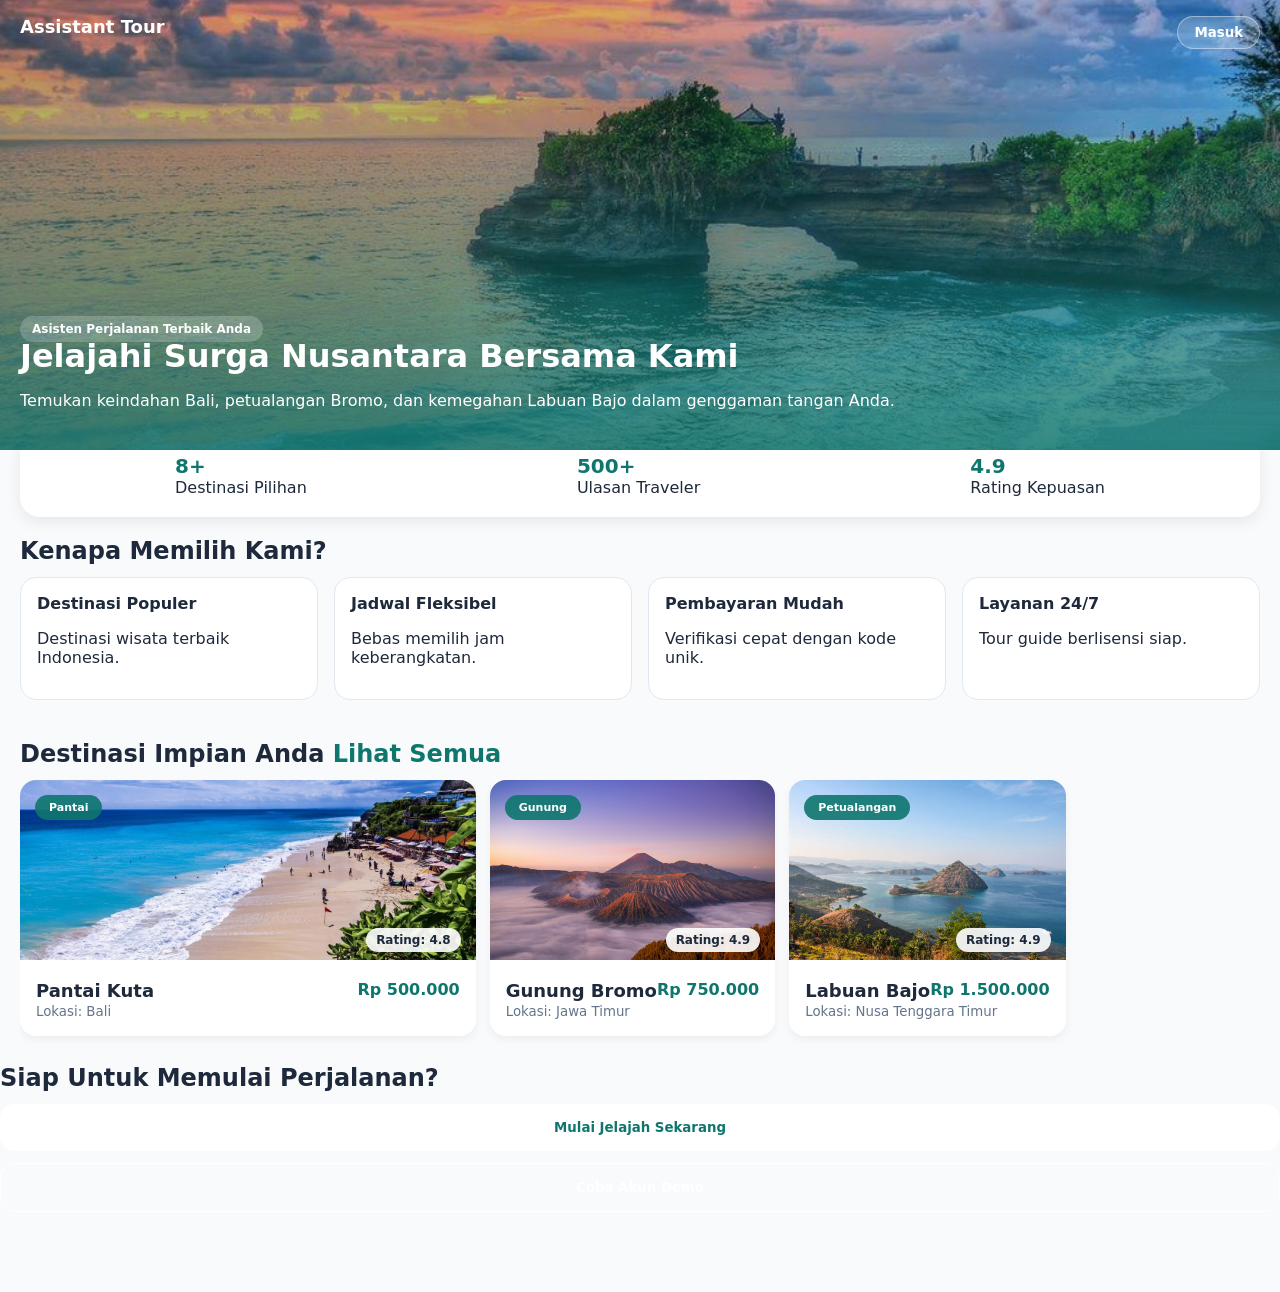
<file: index.html>
<!DOCTYPE html>
<html lang="id">
<head>
<meta charset="UTF-8">
<meta name="viewport" content="width=device-width, initial-scale=1.0">
<title>Assistant Tour</title>
<link rel="stylesheet" href="style.css">
</head>
<body>
<div class="hero" style="background-image:url('assets/banners/banner1.jpg')">
  <div class="overlay"></div>
  <header>
    <div class="brand">Assistant Tour</div>
    <button onclick="location='login.html'">Masuk</button>
  </header>
  <div class="hero-content">
    <span class="badge">Asisten Perjalanan Terbaik Anda</span>
    <h1>Jelajahi Surga Nusantara Bersama Kami</h1>
    <p>Temukan keindahan Bali, petualangan Bromo, dan kemegahan Labuan Bajo dalam genggaman tangan Anda.</p>
  </div>
</div>

<div class="stats">
  <div><b>8+</b><span>Destinasi Pilihan</span></div>
  <div><b>500+</b><span>Ulasan Traveler</span></div>
  <div><b>4.9</b><span>Rating Kepuasan</span></div>
</div>

<div class="section">
  <h2>Kenapa Memilih Kami?</h2>
  <div class="grid-2">
    <div class="card"><b>Destinasi Populer</b><p>Destinasi wisata terbaik Indonesia.</p></div>
    <div class="card"><b>Jadwal Fleksibel</b><p>Bebas memilih jam keberangkatan.</p></div>
    <div class="card"><b>Pembayaran Mudah</b><p>Verifikasi cepat dengan kode unik.</p></div>
    <div class="card"><b>Layanan 24/7</b><p>Tour guide berlisensi siap.</p></div>
  </div>
</div>

<div class="section">
  <h2>Destinasi Impian Anda <a href="login.html">Lihat Semua</a></h2>
  <div class="scroll-x" id="dest-list"></div>
</div>

<div class="cta">
  <h2>Siap Untuk Memulai Perjalanan?</h2>
  <button class="btn-white" onclick="location='login.html'">Mulai Jelajah Sekarang</button>
  <button class="btn-outline" onclick="demoLogin()">Coba Akun Demo</button>
</div>

<script src="script.js"></script>
<script>
  document.getElementById('dest-list').innerHTML = TourStore.destinationsList.slice(0,3).map(DestinationCard).join('');
  function demoLogin(){ TourStore.login('budi@gmail.com','password123'); location='home.html'; }
</script>
</body>
    </html>
</file>
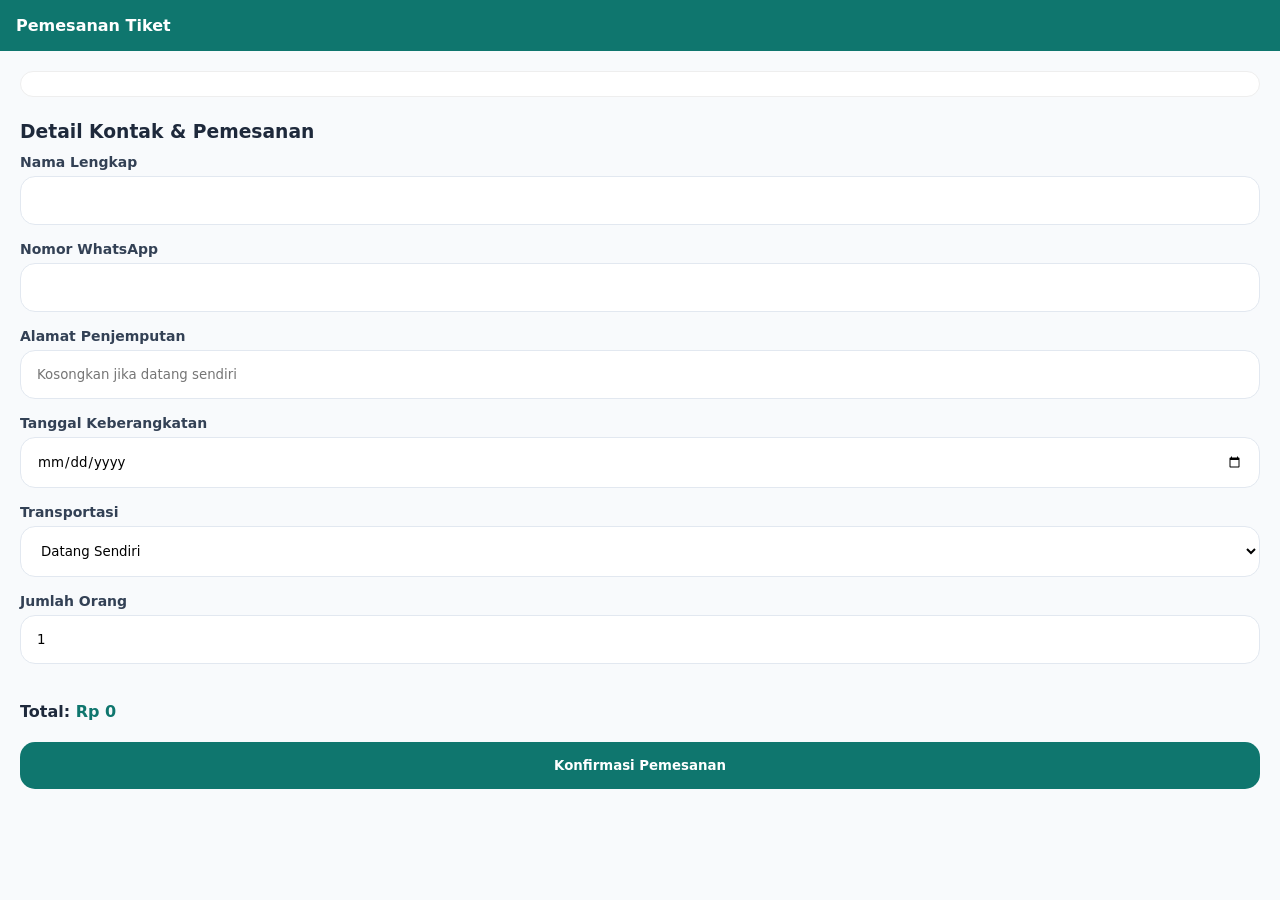
<file: booking.html>
<!DOCTYPE html>
<html lang="id">
<head>
<meta charset="UTF-8">
<meta name="viewport" content="width=device-width, initial-scale=1.0">
<title>Pemesanan Tiket</title>
<link rel="stylesheet" href="style.css">
</head>
<body>
<header style="background:#0F766E;color:white;padding:16px;text-align:center;font-weight:bold">
  Pemesanan Tiket
</header>

<div style="padding:20px">
  <div id="destInfo" style="background:white;padding:12px;border-radius:20px;border:1px solid #eee;display:flex;gap:14px;margin-bottom:24px"></div>

  <h3>Detail Kontak & Pemesanan</h3>
  <form onsubmit="submitBooking(event)">
    <label>Nama Lengkap</label>
    <input type="text" id="name" class="input" required>

    <label>Nomor WhatsApp</label>
    <input type="tel" id="phone" class="input" maxlength="12" required>

    <label>Alamat Penjemputan</label>
    <input type="text" id="pickup" class="input" placeholder="Kosongkan jika datang sendiri">

    <label>Tanggal Keberangkatan</label>
    <input type="date" id="date" class="input" required>

    <label>Transportasi</label>
    <select id="transport" class="input">
      <option value="0">Datang Sendiri</option>
      <option value="250000">Bus Pariwisata - Rp 250.000</option>
      <option value="1500000">Garuda Indonesia - Rp 1.500.000</option>
    </select>

    <label>Jumlah Orang</label>
    <input type="number" id="pax" class="input" value="1" min="1">

    <h4>Total: <span id="totalPrice" style="color:#0F766E">Rp 0</span></h4>
    <button type="submit" class="btn-primary">Konfirmasi Pemesanan</button>
  </form>
</div>

<script src="script.js"></script>
<script>
const params = new URLSearchParams(location.search);
const dest = TourStore.destinationsList.find(d=>d.id==params.get('id'));
const schedule = params.get('schedule');

destInfo.innerHTML = `<img src="${dest.image}" width="90" style="border-radius:15px">
  <div><b>${dest.name}</b><br><small>${dest.location}</small><br><b style="color:#0F766E">${formatRupiah(dest.price)}</b><br><small>Jadwal: ${schedule}</small></div>`;

function calcTotal(){
  const total = (dest.price*parseInt(pax.value)) + (parseInt(transport.value)*parseInt(pax.value)) + 123;
  totalPrice.innerText = formatRupiah(total);
}
pax.onchange = transport.onchange = calcTotal; 
calcTotal();

function submitBooking(e){
  e.preventDefault();
  TourStore.addBooking({
    id: generateId('BK'),
    destName: dest.name,
    destImage: dest.image,
    date: date.value,
    schedule: schedule,
    name: name.value,
    phone: phone.value,
    pickup: pickup.value,
    pax: parseInt(pax.value),
    transportPrice: parseInt(transport.value),
    total: parseInt(totalPrice.innerText.replace(/[^0-9]/g,'')),
    status: 'Pending',
    seat: generateSeatNumber(''),
    ticket: generateTicketNumber()
  });
  alert('Pemesanan Berhasil!');
  location = 'schedule.html';
}
</script>
</body>
</html>
</file>
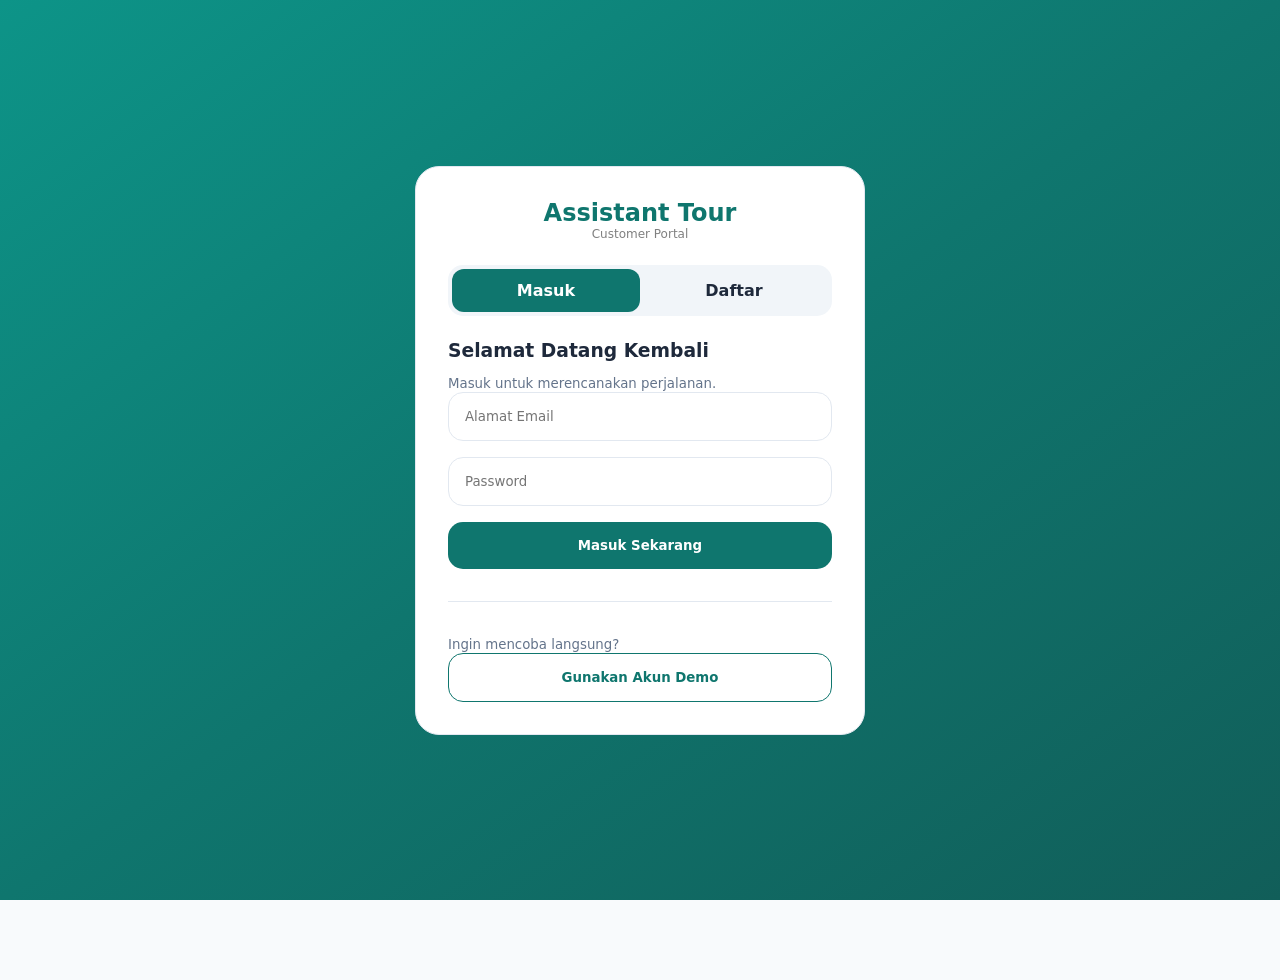
<file: home.html>
<!DOCTYPE html>
<html lang="id">
<head>
<meta charset="UTF-8">
<meta name="viewport" content="width=device-width, initial-scale=1.0">
<title>Home - Assistant Tour</title>
<link rel="stylesheet" href="style.css">
</head>
<body>
<div class="container">
  <div class="topbar">
    <div>
      <small id="greeting">Halo Traveler,</small>
      <h2>Mau Liburan Ke Mana?</h2>
    </div>
    <img id="avatar" src="https://i.pravatar.cc/150?img=65" class="avatar" onclick="location='profile.html'" style="cursor:pointer">
  </div>

  <div class="banner-slider">
    <div class="slide" style="background-image:linear-gradient(rgba(0,0,0,.3),rgba(0,0,0,.3)),url('assets/banners/banner1.jpg')">
      <h3>Jelajahi Keindahan Nusantara</h3>
      <p>Diskon hingga 30% untuk pemesanan pertama!</p>
    </div>
    <div class="slide" style="background-image:linear-gradient(rgba(0,0,0,.3),rgba(0,0,0,.3)),url('assets/banners/banner2.jpg')">
      <h3>Petualangan Baru Menanti Anda</h3>
      <p>Dapatkan paket tour eksklusif hanya minggu ini.</p>
    </div>
    <div class="slide" style="background-image:linear-gradient(rgba(0,0,0,.3),rgba(0,0,0,.3)),url('assets/banners/banner3.jpg')">
      <h3>Liburan Nyaman & Terpercaya</h3>
      <p>Layanan terbaik dengan asisten tour profesional.</p>
    </div>
    <div class="dots"></div>
  </div>

  <input type="text" id="searchInput" placeholder="Cari destinasi atau lokasi..." class="search">

  <h3 style="margin-top:20px">Rekomendasi Untukmu</h3>
  <div class="scroll-x" id="rekomendasi"></div>

  <h3 style="margin-top:20px">Semua Destinasi</h3>
  <div class="grid-2" id="semuaDestinasi"></div>

  <div style="height:80px"></div>
</div>

<nav class="bottom-nav">
  <a class="active"><span>Home</span></a>
  <a onclick="location='schedule.html'"><span>Jadwal</span></a>
  <a onclick="location='payment.html'"><span>Bayar</span></a>
  <a onclick="location='review.html'"><span>Review</span></a>
  <a onclick="location='profile.html'"><span>Profil</span></a>
</nav>

<script src="script.js"></script>
<script>
  // 1. Cek login + isi greeting + avatar
  if(!TourStore.currentUser){
    alert('Silakan login dulu');
    location='login.html';
  }
  if(TourStore.currentUser){
    greeting.innerText = 'Halo '+TourStore.currentUser.name.split(' ')[0]+',';
    avatar.src = TourStore.currentUser.avatarUrl;
  }

  // 2. Render Destinasi
  function renderDestinasi(list){
    rekomendasi.innerHTML = list.filter(d=>d.rating>=4.9).map(DestinationCard).join('');
    semuaDestinasi.innerHTML = list.map(DestinationCard).join('');
  }
  renderDestinasi(TourStore.destinationsList);

  // 3. Fitur Search
  searchInput.oninput = () => {
    const q = searchInput.value.toLowerCase();
    const filtered = TourStore.destinationsList.filter(d=>
      d.name.toLowerCase().includes(q) || d.location.toLowerCase().includes(q)
    );
    renderDestinasi(filtered);
  }

  // 4. Banner Slider Auto
  let slideIndex=0;
  const slides=document.querySelectorAll('.slide');
  slides.forEach((_,i)=>dots.innerHTML+=`<div class="dot" onclick="showSlide(${i})"></div>`);
  function showSlide(i){
    slideIndex=i;
    slides.forEach((s,j)=>s.style.display=i==j?'flex':'none');
    document.querySelectorAll('.dot').forEach((d,j)=>d.classList.toggle('active',i==j));
  }
  showSlide(0);
  setInterval(()=>{slideIndex=(slideIndex+1)%slides.length;showSlide(slideIndex)},4000);
</script>
</body>
</html>
</file>
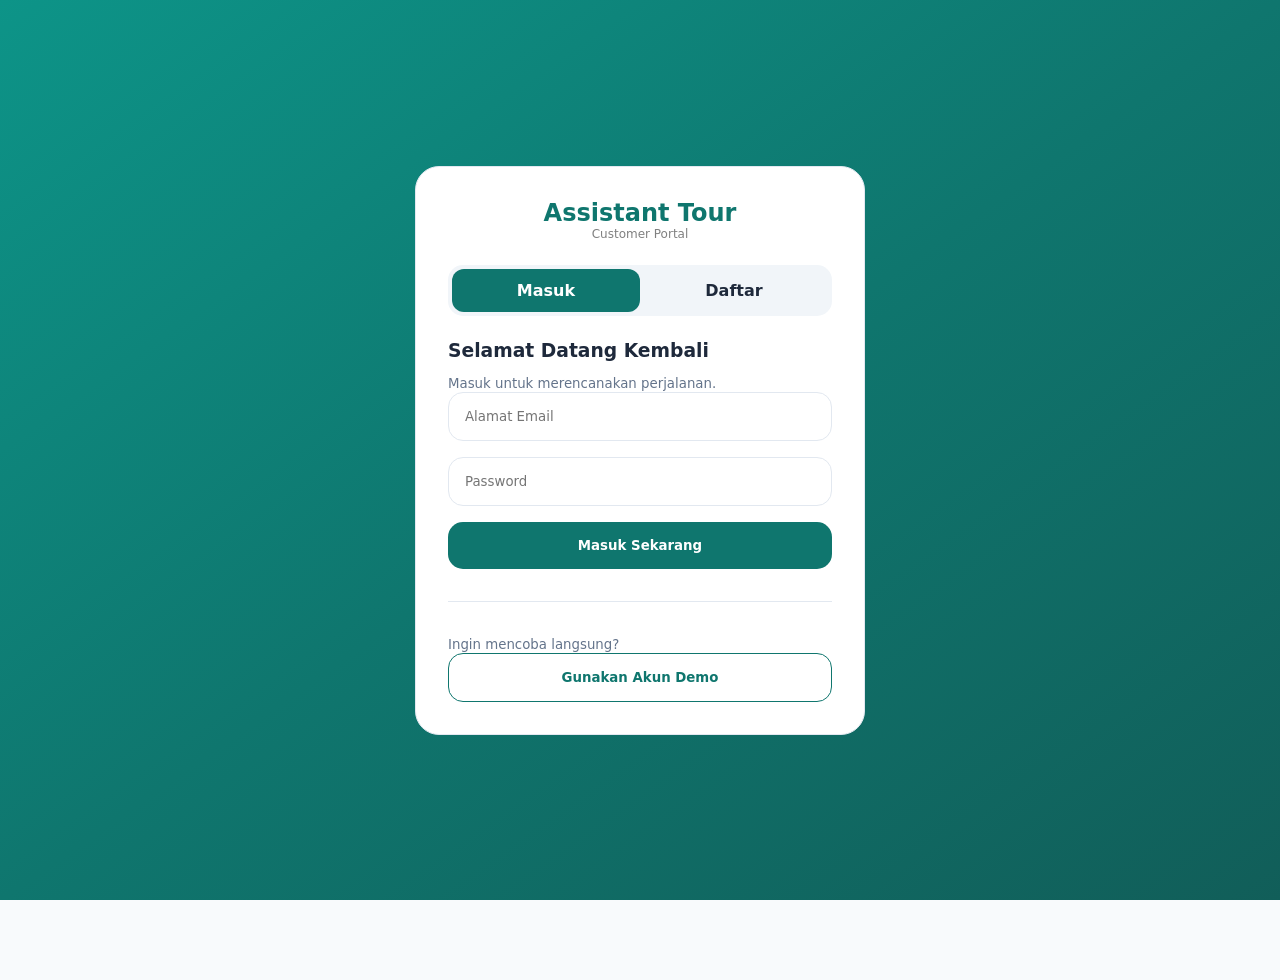
<file: login.html>
<!DOCTYPE html>
<html lang="id">
<head>
<meta charset="UTF-8">
<meta name="viewport" content="width=device-width, initial-scale=1.0">
<title>Login - Assistant Tour</title>
<link rel="stylesheet" href="style.css">
</head>
<body>
<div class="login-wrap">
  <div class="card">
    <div style="text-align:center;margin-bottom:24px">
      <div style="font-size:24px;font-weight:bold;color:#0F766E">Assistant Tour</div>
      <div style="font-size:12px;color:grey">Customer Portal</div>
    </div>

    <div class="tabs">
      <div class="tab active" onclick="switchTab(0)">Masuk</div>
      <div class="tab" onclick="switchTab(1)">Daftar</div>
    </div>

    <form class="form active" id="loginForm" onsubmit="handleLogin(event)">
      <h3>Selamat Datang Kembali</h3>
      <small>Masuk untuk merencanakan perjalanan.</small>
      <input type="email" id="loginEmail" placeholder="Alamat Email" class="input" required>
      <input type="password" id="loginPassword" placeholder="Password" class="input" required>
      <button type="submit" class="btn-primary">Masuk Sekarang</button>
    </form>

    <form class="form" id="registerForm" onsubmit="handleRegister(event)">
      <h3>Buat Akun Baru</h3>
      <small>Lengkapi formulir untuk mulai.</small>
      <input type="text" id="regName" placeholder="Nama Lengkap" class="input" required>
      <input type="email" id="regEmail" placeholder="Alamat Email" class="input" required>
      <input type="tel" id="regPhone" placeholder="Nomor WhatsApp 12 digit" class="input" maxlength="12" required>
      <input type="password" id="regPassword" placeholder="Password" class="input" required>
      <button type="submit" class="btn-primary">Daftar Sekarang</button>
    </form>

    <hr style="margin:32px 0">
    <small>Ingin mencoba langsung?</small>
    <button class="btn-outline-dark" onclick="demoLogin()">Gunakan Akun Demo</button>
  </div>
</div>
<script src="script.js"></script>
</body>
</html>
</file>
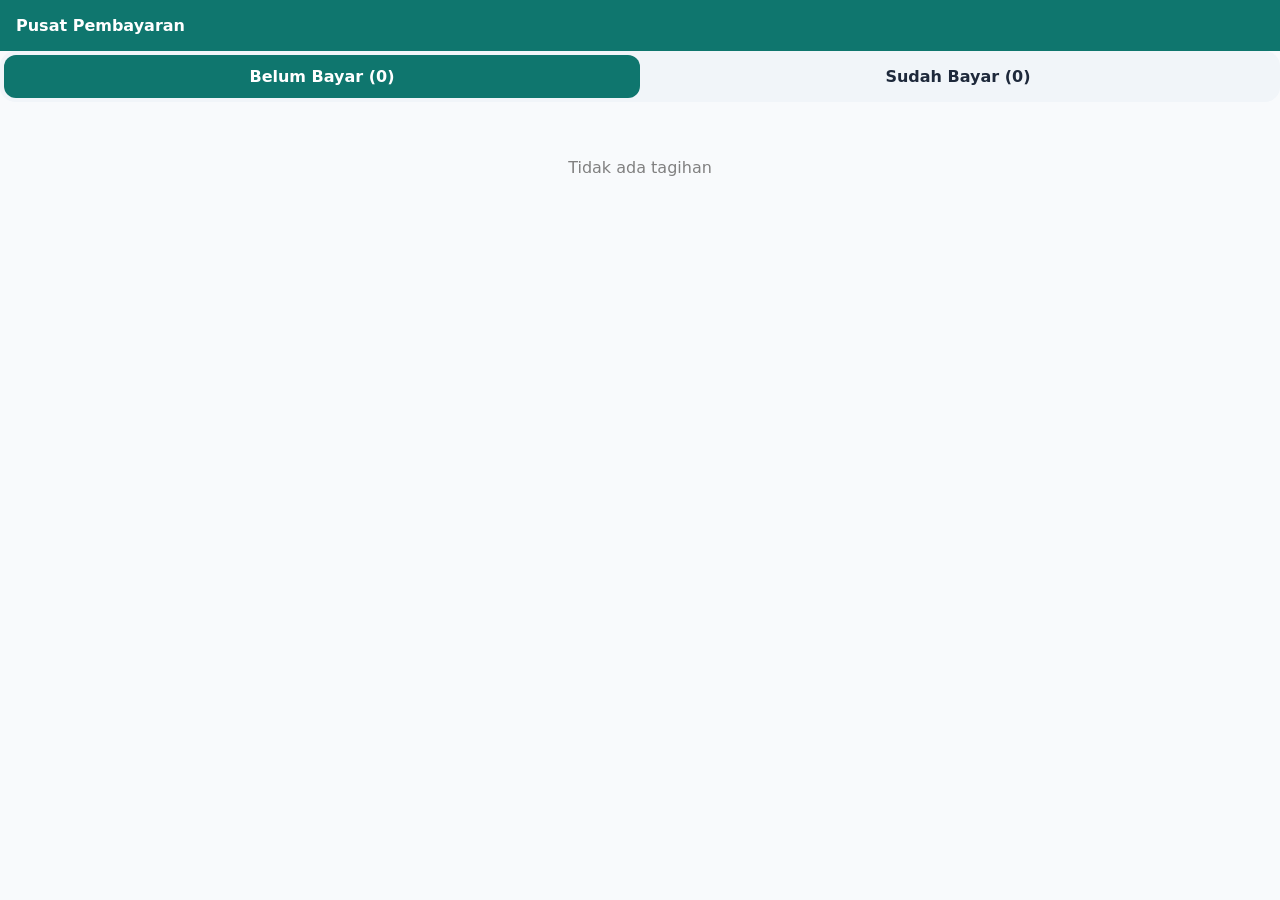
<file: payment.html>
<!DOCTYPE html>
<html lang="id">
<head>
<meta charset="UTF-8">
<meta name="viewport" content="width=device-width, initial-scale=1.0">
<title>Pusat Pembayaran</title>
<link rel="stylesheet" href="style.css">
</head>
<body>
<header style="background:#0F766E;color:white;text-align:center;padding:16px;font-weight:bold">
  Pusat Pembayaran
</header>

<div class="tabs">
  <div class="tab active" onclick="switchTab(0)">Belum Bayar (<span id="unpaidCount">0</span>)</div>
  <div class="tab" onclick="switchTab(1)">Sudah Bayar (<span id="paidCount">0</span>)</div>
</div>

<div id="tab0" style="padding:16px"></div>
<div id="tab1" style="padding:16px;display:none"></div>

<div class="modal" id="paymentModal">
  <div class="modal-content">
    <div style="width:40px;height:5px;background:#ddd;border-radius:10px;margin:0 auto 20px"></div>
    <h3>Pilih Metode Pembayaran <small id="bookingId"></small></h3>
    <div style="background:#e6f4f1;padding:16px;border-radius:15px;margin:20px 0">
      <b>Total Tagihan:</b> <span id="totalTagihan" style="color:#0F766E;font-size:18px;float:right"></span>
    </div>
    <div id="paymentMethods"></div>
    <button class="btn-primary" onclick="processPayment()">Bayar Sekarang</button>
  </div>
</div>

<script src="script.js"></script>
<script>
let selectedBooking = null;
let selectedMethod = 'GOPAY';
const methods = [
  {code:'GOPAY', name:'GoPay', icon:'📱'},
  {code:'OVO', name:'OVO', icon:'💜'},
  {code:'BCA_VA', name:'BCA Virtual Account', icon:'🏦'},
  {code:'MANDIRI_VA', name:'Mandiri Virtual Account', icon:'🏦'}
];

function render(){
  const unpaid = TourStore.bookingsList.filter(b=>b.status=='Pending');
  const paid = TourStore.bookingsList.filter(b=>b.status=='Lunas');
  unpaidCount.innerText = unpaid.length;
  paidCount.innerText = paid.length;
  
  tab0.innerHTML = unpaid.map(b=>invoiceCard(b,false)).join('') || '<p style="text-align:center;color:grey">Tidak ada tagihan</p>';
  tab1.innerHTML = paid.map(b=>invoiceCard(b,true)).join('') || '<p style="text-align:center;color:grey">Belum ada transaksi</p>';
}

function invoiceCard(b,isPaid){
  return `<div class="invoice">
    <div style="display:flex;justify-content:space-between;align-items:center">
      <b>${b.id}</b>
      <span class="badge ${isPaid?'green':'orange'}">${isPaid?'LUNAS':'PENDING'}</span>
    </div>
    <hr>
    <div style="display:flex;gap:14px">
      <img src="${b.destImage}" width="70" height="70" style="border-radius:12px;object-fit:cover">
      <div style="flex:1">
        <b>${b.destName}</b><br>
        <small>${new Date(b.date).toLocaleDateString('id-ID')} - ${b.schedule}</small><br>
        <b style="color:#0F766E">${formatRupiah(b.total)}</b>
      </div>
    </div>
    <div style="display:flex;gap:10px;margin-top:12px">
      ${!isPaid ? `<button class="btn-primary" style="flex:1" onclick="showPayment('${b.id}')">Bayar Sekarang</button>` : 
      `<button class="btn-outline-dark" style="flex:1" onclick="printTicket('${b.id}')">Cetak Tiket</button>
       <button class="btn-white" style="flex:1;border:1px solid var(--border)" onclick="showBoardingPass('${b.id}')">Boarding Pass</button>`}
    </div>
  </div>`
}

function showPayment(id){
  selectedBooking = TourStore.bookingsList.find(b=>b.id==id);
  bookingId.innerText = id;
  totalTagihan.innerText = formatRupiah(selectedBooking.total);
  paymentMethods.innerHTML = methods.map(m=>`
    <div class="payment-option" data-code="${m.code}" onclick="selectMethod('${m.code}')">
      <span style="font-size:20px">${m.icon}</span> ${m.name}
    </div>
  `).join('');
  selectMethod('GOPAY'); // default
  paymentModal.style.display = 'flex';
}

function selectMethod(code){
  selectedMethod = code;
  document.querySelectorAll('.payment-option').forEach(el=>{
    el.style.borderColor = el.dataset.code == code ? 'var(--primary)' : 'var(--border)';
    el.style.background = el.dataset.code == code ? '#e6f4f1' : 'white';
  });
}

function processPayment(){
  selectedBooking.paymentMethod = selectedMethod; // simpan metode
  TourStore.confirmPayment(selectedBooking.id);
  paymentModal.style.display = 'none';
  alert(`Pembayaran Berhasil!\nMetode: ${selectedMethod}`);
  render();
}

function switchTab(i){
  document.querySelectorAll('.tab').forEach((t,j)=>t.classList.toggle('active',i==j));
  tab0.style.display = i==0 ? 'block' : 'none';
  tab1.style.display = i==1 ? 'block' : 'none';
}

render();
</script>
</body>
</html>
</file>
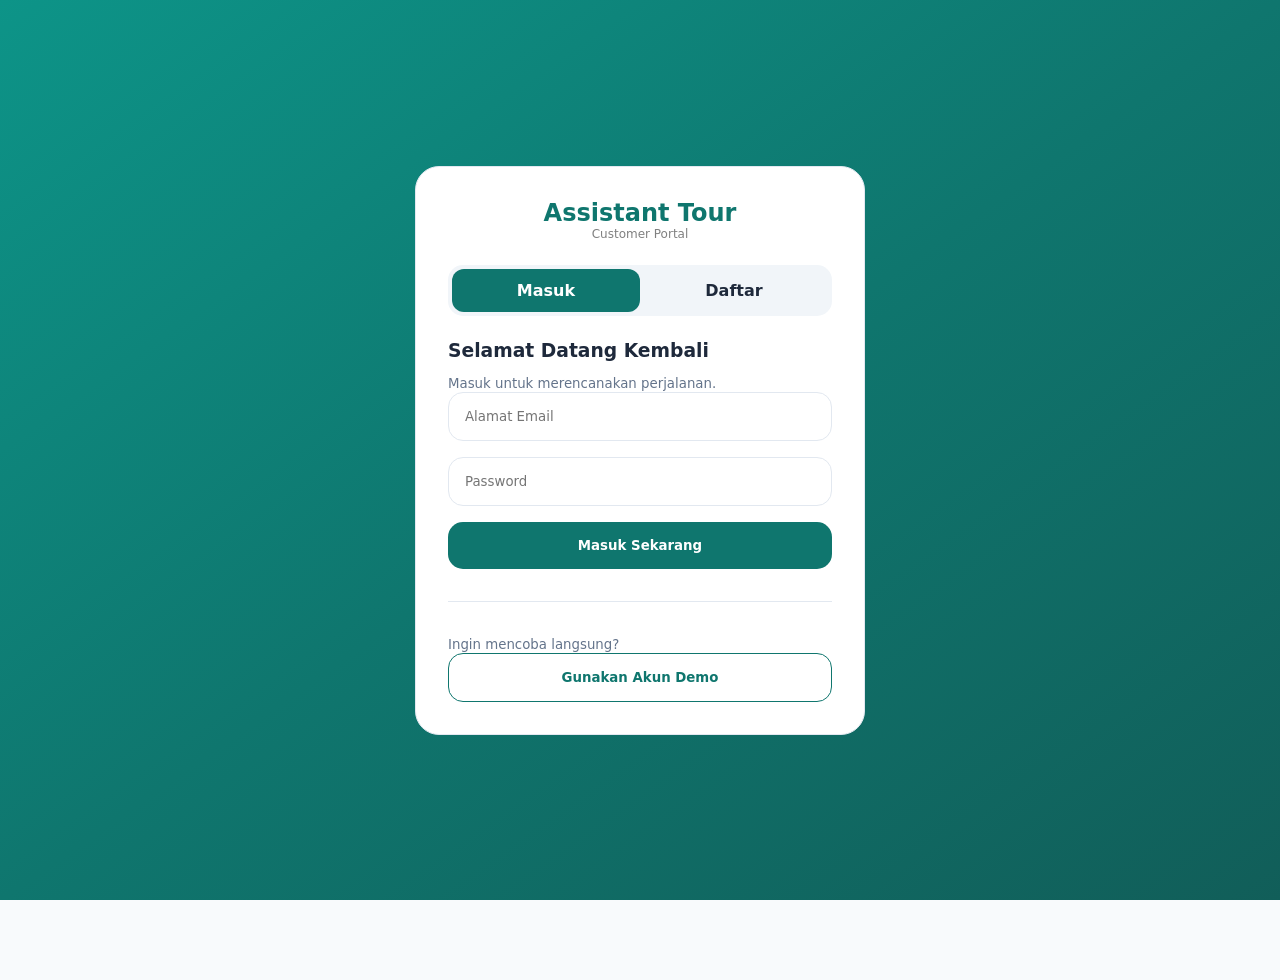
<file: profile.html>
<!DOCTYPE html>
<html lang="id">
<head>
<meta charset="UTF-8">
<meta name="viewport" content="width=device-width, initial-scale=1.0">
<title>Profil Saya</title>
<link rel="stylesheet" href="style.css">
</head>
<body>
<header style="background:#0F766E;color:white;text-align:center;padding:16px;font-weight:bold;position:relative">
  Profil Saya
  <button onclick="logout()" style="position:absolute;right:16px;top:12px;background:rgba(255,255,255,.2);border:none;color:white;padding:6px 12px;border-radius:10px;cursor:pointer">Logout</button>
</header>

<div style="padding:20px">
  <div style="text-align:center;margin-bottom:24px">
    <img id="avatarPreview" src="" width="100" height="100" style="border-radius:50%;border:3px solid #0F766E;object-fit:cover">
    <input type="file" id="avatarInput" accept="image/*" style="display:none">
    <button onclick="avatarInput.click()" style="margin-top:10px;background:transparent;border:1px solid #0F766E;color:#0F766E;padding:6px 16px;border-radius:10px;cursor:pointer">Ganti Foto</button>
  </div>

  <form onsubmit="saveProfile(event)" style="background:white;padding:20px;border-radius:20px;border:1px solid #eee">
    <h3>Data Diri</h3>
    <label>Nama Lengkap</label>
    <input type="text" id="profName" class="input" required>

    <label>Email</label>
    <input type="email" id="profEmail" class="input" required>

    <label>Nomor WhatsApp</label>
    <input type="tel" id="profPhone" class="input" required>

    <label>Password Baru <small>kosongkan jika tidak ganti</small></label>
    <input type="password" id="profPass" class="input" placeholder="********">

    <hr>
    <h4>Statistik</h4>
    <div style="display:flex;justify-content:space-around;text-align:center">
      <div><b id="totalBooking">0</b><br><small>Total Pesanan</small></div>
      <div><b id="totalPaid">0</b><br><small>Sudah Bayar</small></div>
      <div><b id="totalReview">0</b><br><small>Ulasan</small></div>
    </div>

    <button type="submit" class="btn-primary" style="margin-top:20px">Simpan Perubahan</button>
  </form>
</div>

<div class="bottom-nav">
  <a onclick="location='home.html'">Home</a>
  <a onclick="location='schedule.html'">Jadwal</a>
  <a onclick="location='payment.html'">Pembayaran</a>
  <a class="active">Profil</a>
</div>

<script src="script.js"></script>
<script>
if(!TourStore.currentUser){
  alert('Silakan login dulu');
  location='login.html';
}

const user = TourStore.currentUser;
profName.value = user.name;
profEmail.value = user.email;
profPhone.value = user.phone;
avatarPreview.src = user.avatarUrl;

totalBooking.innerText = TourStore.bookingsList.length;
totalPaid.innerText = TourStore.bookingsList.filter(b=>b.status=='Lunas').length;
totalReview.innerText = TourStore.reviewsList.filter(r=>r.userName==user.name).length;

avatarInput.onchange = e => {
  const file = e.target.files[0];
  const reader = new FileReader();
  reader.onload = () => avatarPreview.src = reader.result;
  reader.readAsDataURL(file);
}

function saveProfile(e){
  e.preventDefault();
  const oldEmail = user.email;
  user.name = profName.value;
  user.email = profEmail.value;
  user.phone = profPhone.value;
  if(profPass.value) user.password = profPass.value;
  user.avatarUrl = avatarPreview.src;

  // update di array USERS
  const idx = USERS.findIndex(u=>u.email==oldEmail);
  if(idx!= -1) USERS[idx] = user;

  localStorage.setItem('users',JSON.stringify(USERS));
  localStorage.setItem('currentUser',JSON.stringify(user));
  alert('Profil berhasil disimpan!');
}

function logout(){
  localStorage.removeItem('currentUser');
  location='login.html';
}
</script>
</body>
</html>
</file>
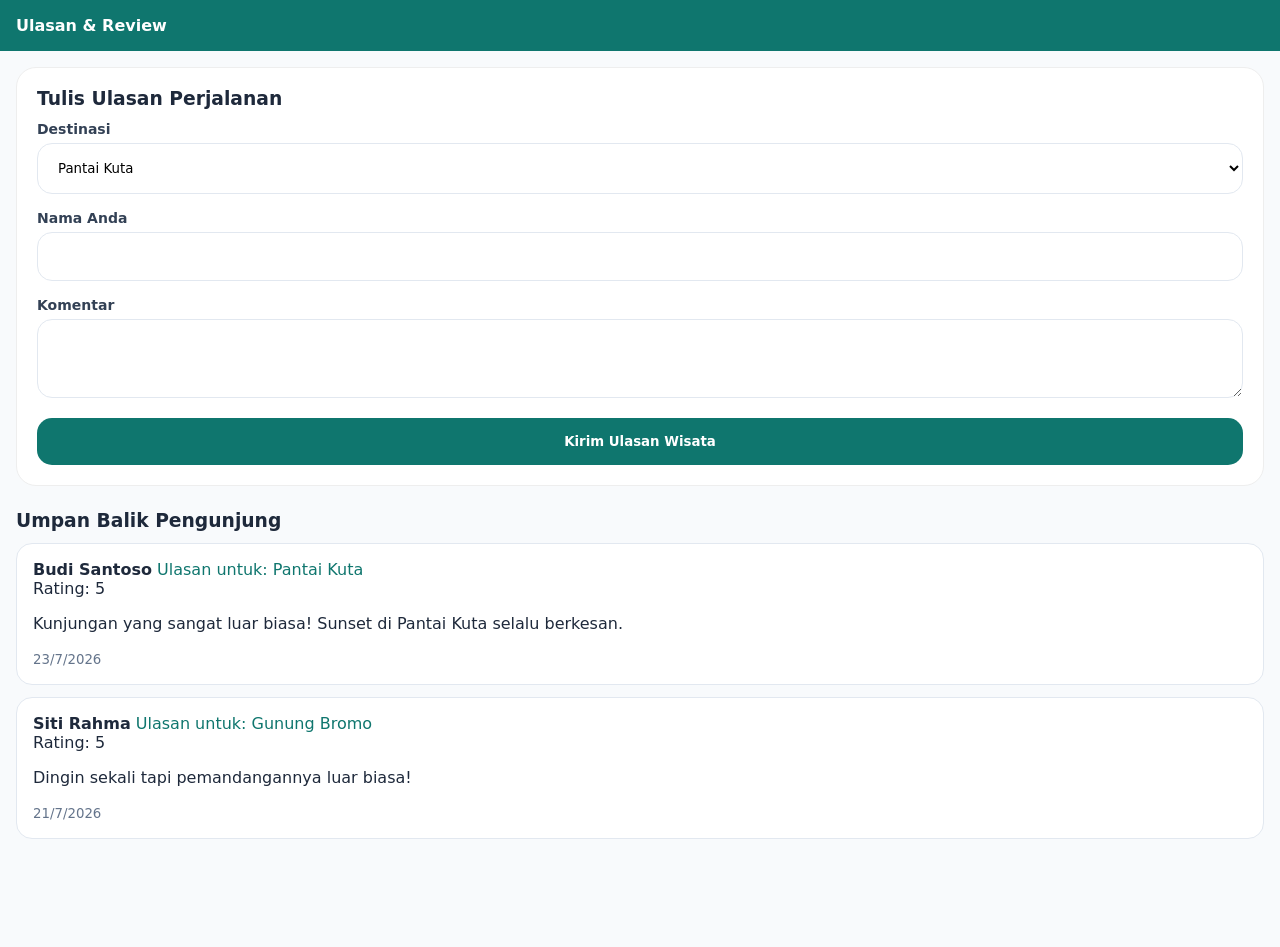
<file: review.html>
<!DOCTYPE html>
<html lang="id">
<head>
<meta charset="UTF-8">
<meta name="viewport" content="width=device-width, initial-scale=1.0">
<title>Ulasan & Review</title>
<link rel="stylesheet" href="style.css">
</head>
<body>
<header style="background:#0F766E;color:white;text-align:center;padding:16px;font-weight:bold">
  Ulasan & Review
</header>

<div style="padding:16px">
  <div style="background:white;padding:20px;border-radius:20px;border:1px solid #eee;margin-bottom:24px">
    <h3>Tulis Ulasan Perjalanan</h3>
    <form onsubmit="submitReview(event)">
      <label>Destinasi</label>
      <select id="destSelect" class="input"></select>

      <label>Nama Anda</label>
      <input type="text" id="reviewName" class="input" required>

      <label>Komentar</label>
      <textarea id="reviewComment" class="input" rows="3" required></textarea>

      <button type="submit" class="btn-primary">Kirim Ulasan Wisata</button>
    </form>
  </div>

  <h3>Umpan Balik Pengunjung</h3>
  <div id="reviewList"></div>
</div>

<script src="script.js"></script>
<script>
destSelect.innerHTML = TourStore.destinationsList.map(d=>`<option>${d.name}</option>`).join('');
if(TourStore.currentUser) reviewName.value = TourStore.currentUser.name;

function submitReview(e){
  e.preventDefault();
  TourStore.addReview({
    id: generateId('RV'),
    destinationName: destSelect.value,
    userName: reviewName.value,
    rating: 5.0,
    comment: reviewComment.value,
    date: new Date().toLocaleDateString('id-ID')
  });
  alert('Ulasan terkirim!');
  reviewComment.value = '';
  renderReviews();
}

function renderReviews(){
  reviewList.innerHTML = TourStore.reviewsList.map(r=>`
    <div class="review-card">
      <b>${r.userName}</b> <span style="color:#0F766E">Ulasan untuk: ${r.destinationName}</span><br>
      Rating: ${r.rating}<p>${r.comment}</p><small>${r.date}</small>
    </div>
  `).join('');
}
renderReviews();
</script>
</body>
</html>
</file>
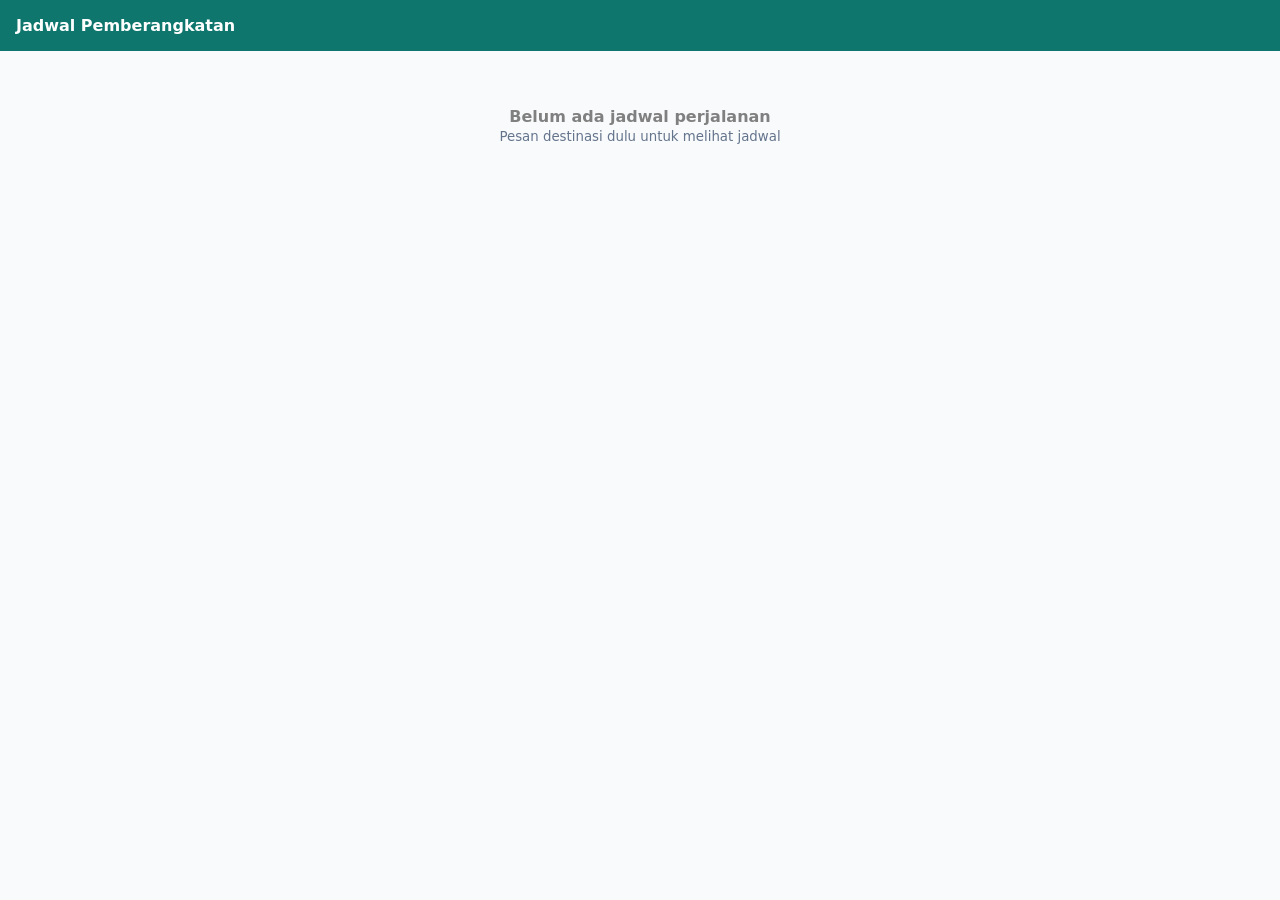
<file: schedule.html>
<!DOCTYPE html>
<html lang="id">
<head>
<meta charset="UTF-8">
<meta name="viewport" content="width=device-width, initial-scale=1.0">
<title>Jadwal Pemberangkatan</title>
<link rel="stylesheet" href="style.css">
</head>
<body>
<header style="background:#0F766E;color:white;text-align:center;padding:16px;font-weight:bold">
  Jadwal Pemberangkatan
</header>

<div id="scheduleList" style="padding:16px"></div>

<div class="boarding-pass" id="bpModal" onclick="this.style.display='none'">
  <div class="bp-content" onclick="event.stopPropagation()">
    <h2>Boarding Pass</h2>
    <div id="bpBody"></div>
    <button onclick="bpModal.style.display='none'" class="btn-primary">Tutup</button>
  </div>
</div>

<script src="script.js"></script>
<script>
function render(){
  if(TourStore.bookingsList.length == 0){
    scheduleList.innerHTML = `<div style="text-align:center;padding:40px;color:grey">
      <b>Belum ada jadwal perjalanan</b><br>
      <small>Pesan destinasi dulu untuk melihat jadwal</small>
    </div>`;
    return;
  }

  scheduleList.innerHTML = TourStore.bookingsList.map(b=>{
    const isPaid = b.status == 'Lunas';
    const days = Math.max(0, Math.floor((new Date(b.date) - new Date()) / 86400000));
    
    return `<div class="schedule-card">
      <div class="line ${isPaid?'paid':'pending'}"></div>
      <div style="padding:16px;flex:1">
        <div style="display:flex;justify-content:space-between">
          <small>${b.id}</small>
          <span class="badge ${isPaid?'green':'orange'}">${isPaid ? days+' hari lagi' : 'Belum Lunas'}</span>
        </div>
        <h3>${b.destName}</h3>
        <small>Tanggal: ${b.date} | Jam: ${b.schedule}</small>
        <hr>
        <div style="text-align:right">
          ${isPaid ? 
            `<button class="btn-primary" style="padding:8px 16px;font-size:12px" onclick="showBP('${b.id}')">Lihat Boarding Pass</button>` 
            : 
            `<button style="background:orange;color:white;border:none;padding:8px 16px;border-radius:10px;font-size:12px" onclick="location='payment.html'">Bayar Sekarang</button>`
          }
        </div>
      </div>
    </div>`
  }).join('');
}
render();
</script>
</body>
</html>
</file>
<file: style.css>
:root{
  --primary:#0F766E;
  --dark:#1E293B;
  --bg:#F8FAFC;
  --card:#FFFFFF;
  --border:#E2E8F0;
}
*{box-sizing:border-box;font-family:system-ui,-apple-system,Segoe UI,Roboto,sans-serif}
body{margin:0;background:var(--bg);color:var(--dark);padding-bottom:80px} /* biar gak ketutup bottom-nav */
a{color:var(--primary);text-decoration:none}
h1,h2,h3{margin:0 0 12px}
small{color:#64748b}
hr{border:none;border-top:1px solid var(--border);margin:16px 0}
label{font-size:14px;font-weight:600;display:block;margin-bottom:6px;color:#334155}

/* HERO */
.hero{height:50vh;position:relative;color:white;background-size:cover;background-position:center}
.overlay{position:absolute;inset:0;background:linear-gradient(to bottom,rgba(0,0,0,.1),rgba(15,118,110,.85))}
header{display:flex;justify-content:space-between;padding:16px 20px;position:relative}
.brand{font-weight:bold;font-size:18px}
header button{background:rgba(255,255,255,.2);border:1px solid rgba(255,255,255,.4);color:white;border-radius:20px;padding:8px 16px;font-weight:bold;cursor:pointer}
.hero-content{position:absolute;bottom:24px;left:20px;right:20px}
.badge{background:rgba(255,255,255,.2);padding:6px 12px;border-radius:20px;font-size:12px;font-weight:bold}

/* STATS & CARD */
.stats{display:flex;justify-content:space-around;background:var(--card);margin:-16px 20px 0;padding:20px;border-radius:20px;box-shadow:0 5px 15px rgba(0,0,0,.08)}
.stats b{color:var(--primary);font-size:20px;display:block}
.section{padding:20px}
.grid-2{display:grid;grid-template-columns:repeat(auto-fit, minmax(160px, 1fr));gap:16px} /* responsive */
.card{background:var(--card);padding:16px;border-radius:16px;border:1px solid var(--border)}

/* SCROLL */
.scroll-x{display:flex;gap:14px;overflow-x:auto;padding-bottom:8px}
.dest-card{min-width:200px;background:var(--card);border-radius:16px;box-shadow:0 4px 10px rgba(0,0,0,.05);cursor:pointer}
.dest-card img{height:180px;width:100%;object-fit:cover;border-radius:16px 16px 0 0}

/* BUTTONS */
.btn-primary{width:100%;background:var(--primary);color:white;border:none;padding:16px;border-radius:15px;font-weight:bold;cursor:pointer}
.btn-white{background:white;color:var(--primary);width:100%;padding:16px;border:none;border-radius:15px;font-weight:bold;margin-bottom:12px;cursor:pointer}
.btn-outline{background:transparent;color:white;border:1px solid white;width:100%;padding:16px;border-radius:15px;font-weight:bold;cursor:pointer}
.btn-outline-dark{background:transparent;color:var(--primary);border:1px solid var(--primary);width:100%;padding:16px;border-radius:15px;font-weight:bold;cursor:pointer}

/* LOGIN */
.login-wrap{min-height:100vh;display:flex;align-items:center;justify-content:center;background:linear-gradient(to bottom right,#0D9488,#0F766E,#115E59);padding:20px}
.login-wrap .card{background:var(--card);border-radius:24px;padding:32px;max-width:450px;width:100%}
.tabs{display:flex;background:#F1F5F9;border-radius:15px;padding:4px;margin-bottom:24px}
.tab{flex:1;text-align:center;padding:12px;border-radius:12px;font-weight:bold;cursor:pointer}
.tab.active{background:var(--primary);color:white}
.form{display:none}.form.active{display:block}
.input{width:100%;padding:16px;border:1px solid var(--border);border-radius:15px;margin-bottom:16px;background:white}

/* HOME */
.container{padding:0 20px}
.topbar{display:flex;justify-content:space-between;align-items:center;padding:20px 0}
.avatar{width:44px;height:44px;border-radius:50%;border:2px solid var(--primary)}
.search{width:100%;padding:14px;border-radius:15px;border:1px solid var(--border);background:#F1F5F9}
.bottom-nav{position:fixed;bottom:0;left:0;right:0;background:var(--card);display:flex;justify-content:space-around;padding:10px 0;border-top:1px solid var(--border);z-index:10}
.bottom-nav a{display:flex;flex-direction:column;align-items:center;font-size:14px;color:#64748b;cursor:pointer}
.bottom-nav a.active{color:var(--primary);font-weight:bold}

/* BANNER */
.banner-slider{height:180px;position:relative;border-radius:20px;overflow:hidden;margin:20px 0}
.slide{height:180px;background-size:cover;background-position:center;padding:20px;display:none;flex-direction:column;justify-content:end;color:white}
.dots{display:flex;justify-content:center;gap:8px;margin-top:10px}
.dot{width:8px;height:8px;background:#cbd5e1;border-radius:50%;cursor:pointer}
.dot.active{width:24px;background:var(--primary)}

/* DETAIL */
.hero-img{height:350px;position:relative}
.hero-img img{width:100%;height:100%;object-fit:cover}
.back-btn{position:absolute;top:40px;left:20px;background:rgba(0,0,0,.4);color:white;border:none;border-radius:20px;padding:8px 16px;font-size:14px;cursor:pointer}
.content{padding:24px 20px}
.chip{padding:8px 16px;border:1px solid var(--border);border-radius:12px;margin-right:10px;display:inline-block;cursor:pointer}
.chip.active{background:var(--primary);color:white;border-color:var(--primary)}
.review-card{background:var(--card);padding:16px;border-radius:16px;border:1px solid var(--border);margin-bottom:12px}
.sticky-bar{position:fixed;bottom:0;left:0;right:0;background:var(--card);padding:16px 20px;box-shadow:0 -2px 10px rgba(0,0,0,.1);display:flex;gap:20px;border-radius:20px 20px 0 0;z-index:10}

/* SCHEDULE */
.schedule-card{background:var(--card);border-radius:20px;border:1px solid var(--border);margin-bottom:16px;display:flex;overflow:hidden}
.line{width:6px}
.line.paid{background:var(--primary)}
.line.pending{background:orange}
.badge.orange{background:#fef3c7;color:#d97706;padding:4px 10px;border-radius:20px;font-size:12px}
.badge.green{background:#d1fae5;color:var(--primary);padding:4px 10px;border-radius:20px;font-size:12px}

/* BOARDING PASS */
.boarding-pass{position:fixed;inset:0;background:rgba(0,0,0,.6);display:none;align-items:center;justify-content:center;z-index:20}
.bp-content{background:var(--card);width:90%;max-width:400px;border-radius:20px;padding:20px}
.qr{width:100%;height:40px;background:#F1F5F9;margin:16px 0;display:flex;align-items:center;justify-content:center;font-size:10px;word-break:break-all}

/* PAYMENT */
.invoice{background:var(--card);padding:16px;border-radius:20px;margin-bottom:14px;border:1px solid var(--border)}
.modal{position:fixed;inset:0;background:rgba(0,0,0,.5);display:none;align-items:end;z-index:20}
.modal-content{background:var(--card);border-radius:30px 30px 0 0;padding:24px}
.payment-option{padding:12px;border:1px solid var(--border);border-radius:12px;margin-bottom:10px;cursor:pointer}

/* PROFILE */
.profile-stats{display:flex;justify-content:space-around;text-align:center;background:var(--card);padding:16px;border-radius:16px;border:1px solid var(--border)}
</file>
